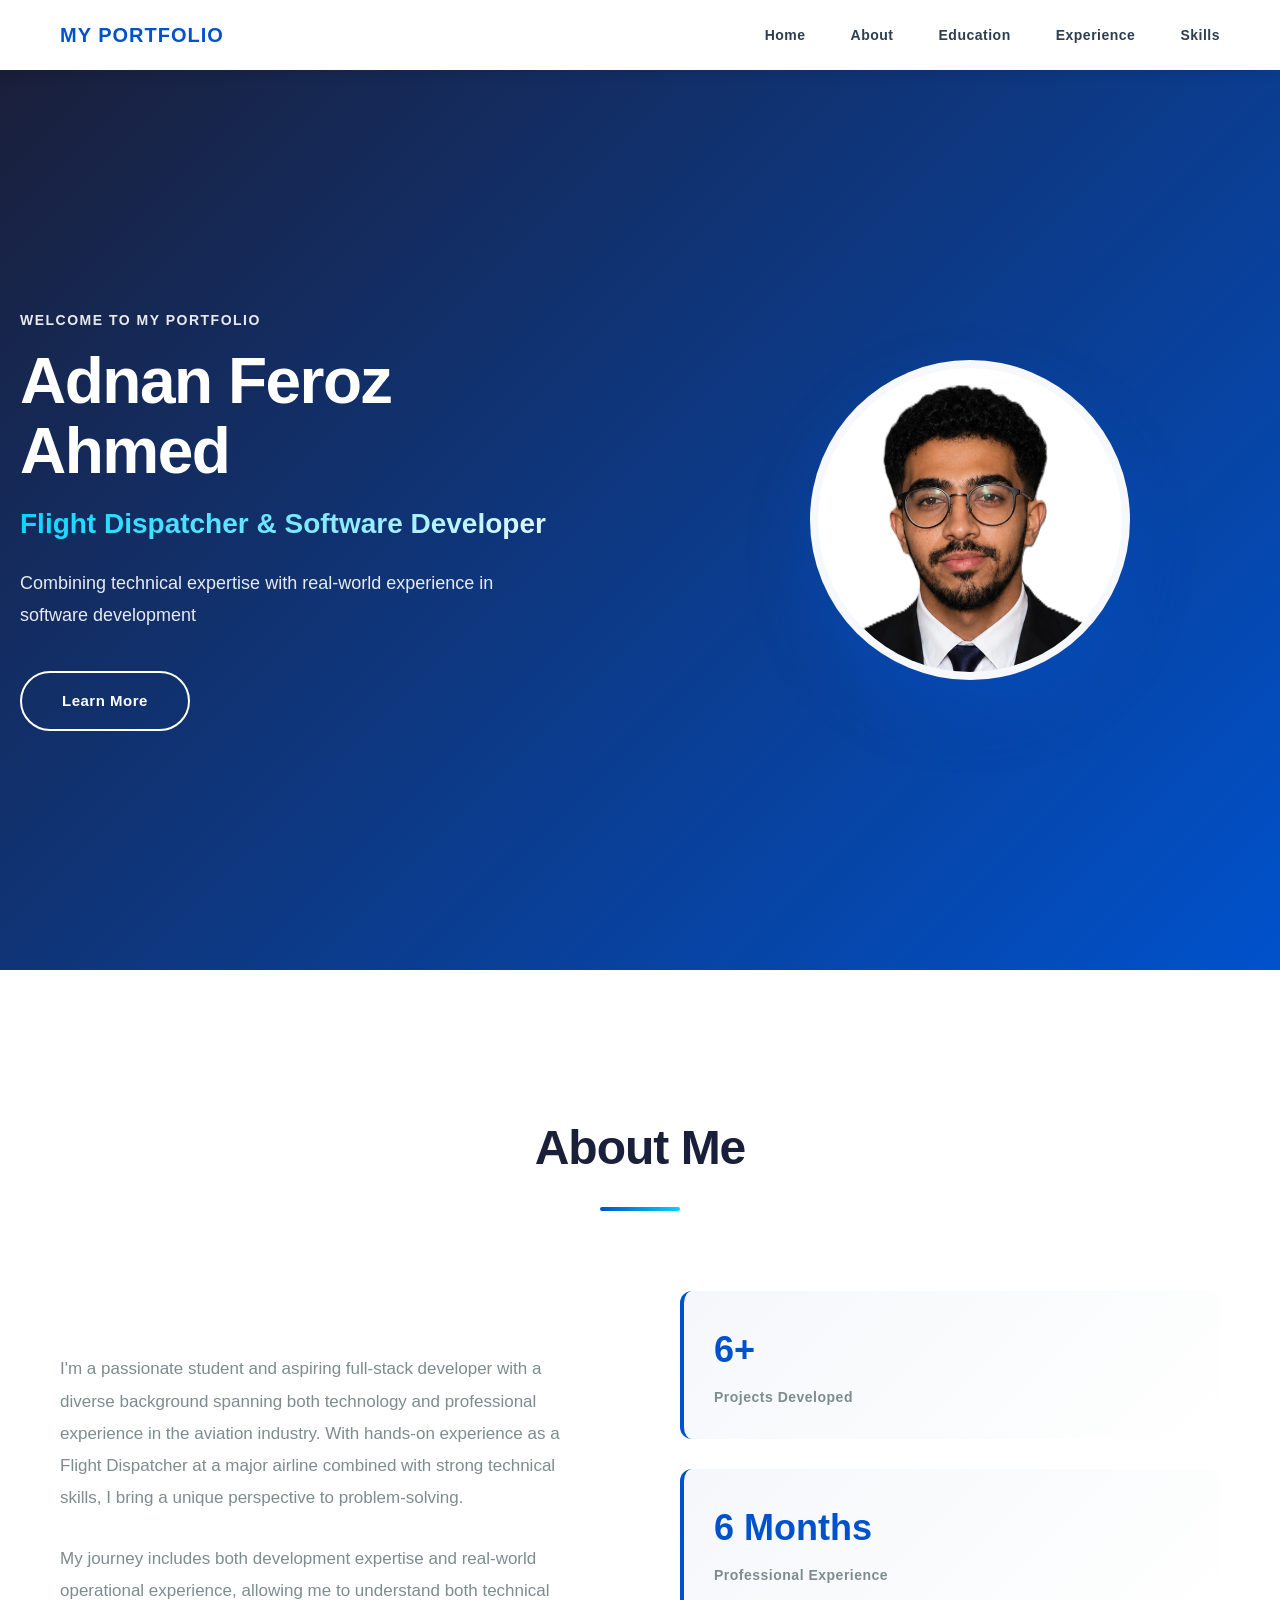
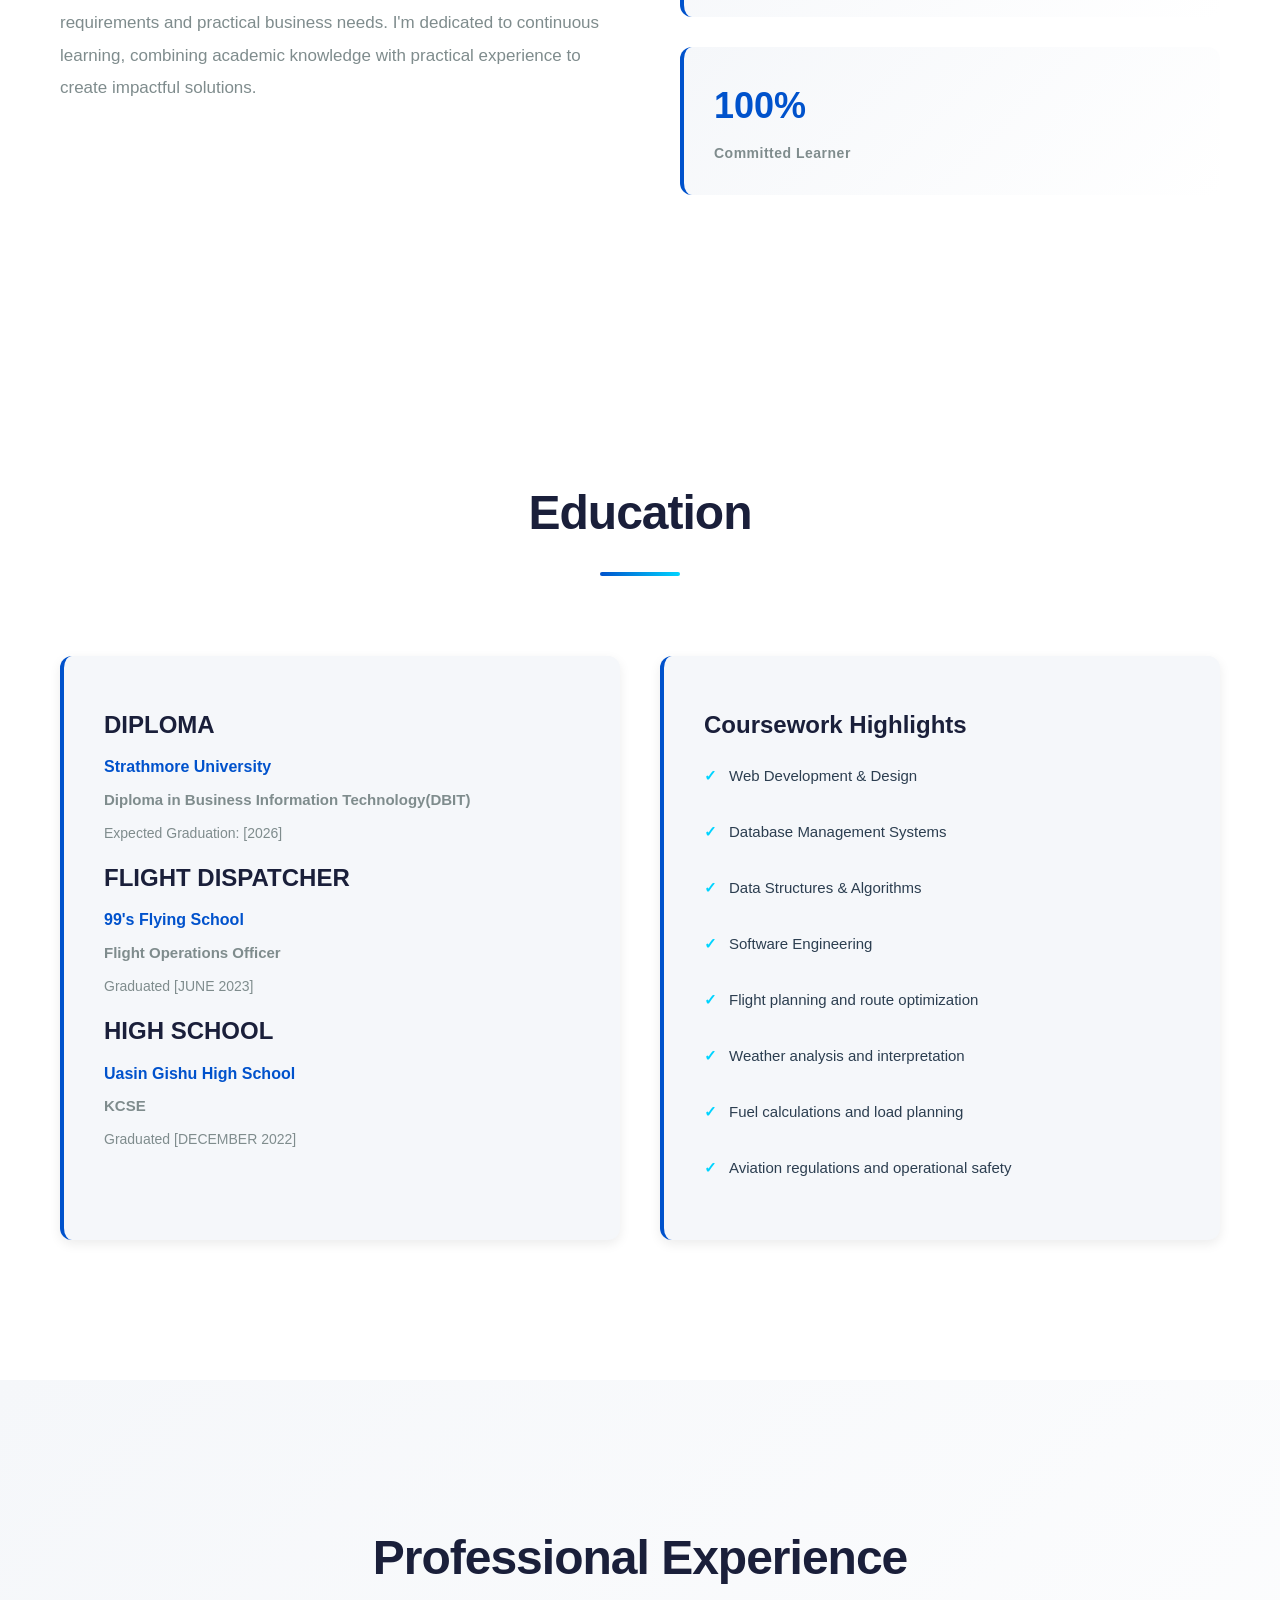
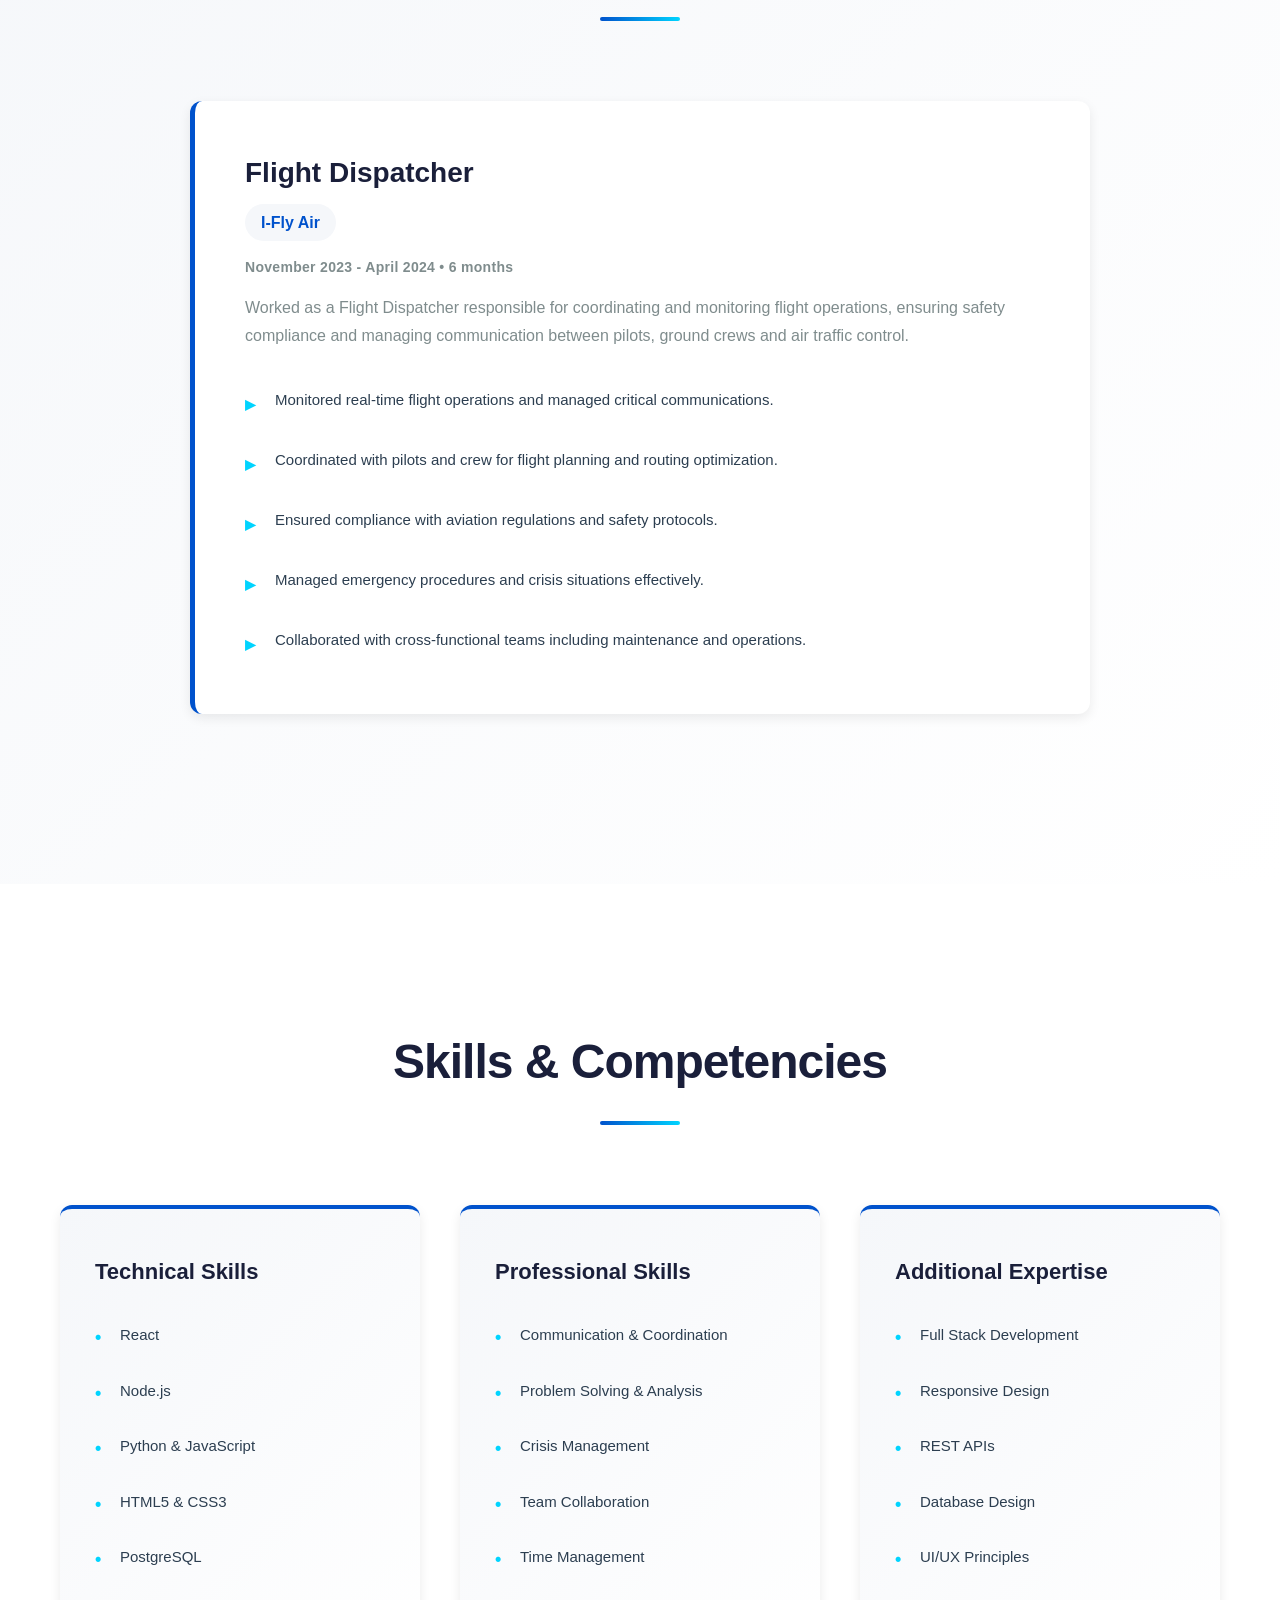
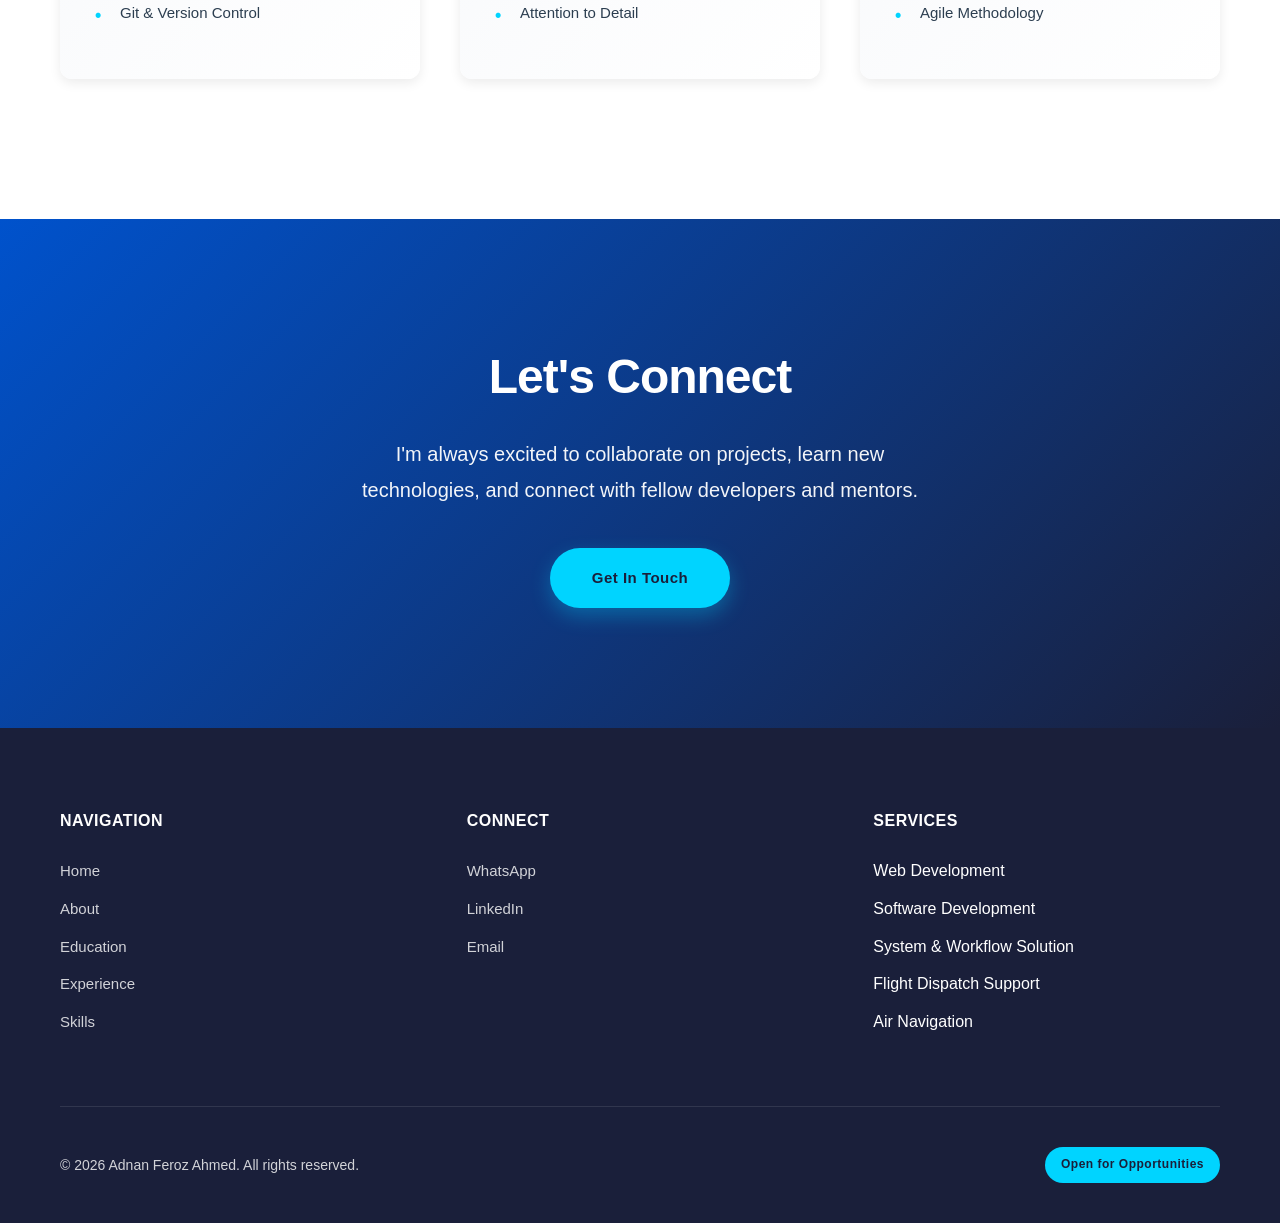
<file: index.html>
<!DOCTYPE html>
<html lang="en">
<head>
    <meta charset="UTF-8">
    <meta name="viewport" content="width=device-width, initial-scale=1.0">
    <title>Adnan Feroz Ahmed - Portfolio</title>
    <link rel="stylesheet" href="styles.css">
</head>
<body>
    <nav class="navbar">
        <div class="navbar-container">
            <div class="logo">MY PORTFOLIO</div>
            <ul class="nav-menu">
                <li><a href="#home" class="nav-link">Home</a></li>
                <li><a href="#about" class="nav-link">About</a></li>
                <li><a href="#education" class="nav-link">Education</a></li>
                <li><a href="#experience" class="nav-link">Experience</a></li>
                <li><a href="#skills" class="nav-link">Skills</a></li>
            </ul>
        </div>
    </nav>
    <section id="home" class="hero">
        <div class="hero-wrapper">
            <div class="hero-content">
                <p class="hero-greeting">Welcome to my portfolio</p>
                <h1 class="hero-title">Adnan Feroz Ahmed</h1>
                <p class="hero-subtitle">Flight Dispatcher & Software Developer</p>
                <p class="hero-description">Combining technical expertise with real-world experience in software development</p>
                <div class="hero-buttons">
                    <a href="#about" class="cta-button secondary">Learn More</a>
                </div>
            </div>
            <div class="hero-photo">
                <div class="photo-frame">
                    <img src="portfolio.jpg.png" alt="Adnan Feroz Ahmed">
                </div>
            </div>
        </div>
    </section>
    <section id="about" class="about">
        <div class="container">
            <div class="section-header">
                <h2>About Me</h2>
                <div class="header-line"></div>
            </div>
            <div class="about-grid">
                <div class="about-text">
                    <p>
                        I'm a passionate student and aspiring full-stack developer with a diverse background spanning both technology and professional experience in the aviation industry. With hands-on experience as a Flight Dispatcher at a major airline combined with strong technical skills, I bring a unique perspective to problem-solving.
                    </p>
                    <p>
                        My journey includes both development expertise and real-world operational experience, allowing me to understand both technical requirements and practical business needs. I'm dedicated to continuous learning, combining academic knowledge with practical experience to create impactful solutions.
                    </p>
                </div>
                <div class="about-highlights">
                    <div class="highlight-item">
                        <span class="highlight-number">6+</span>
                        <span class="highlight-label">Projects Developed</span>
                    </div>
                    <div class="highlight-item">
                        <span class="highlight-number">6 Months</span>
                        <span class="highlight-label">Professional Experience</span>
                    </div>
                    <div class="highlight-item">
                        <span class="highlight-number">100%</span>
                        <span class="highlight-label">Committed Learner</span>
                    </div>
                </div>
            </div>
        </div>
    </section>
    <section id="education" class="education">
        <div class="container">
            <div class="section-header">
                <h2>Education</h2>
                <div class="header-line"></div>
            </div>
            <div class="education-grid">
                <div class="education-card">
                    <h3>DIPLOMA</h3>
                    <p class="education-institution">Strathmore University</p>
                    <p class="education-details">Diploma in Business Information Technology(DBIT)</p>
                    <p class="education-period">Expected Graduation: [2026]</p>
                    <h3>FLIGHT DISPATCHER</h3>
                    <p class="education-institution">99's Flying School</p>
                    <p class="education-details">Flight Operations Officer</p>
                    <p class="education-period">Graduated [JUNE 2023]</p>
                    <h3>HIGH SCHOOL</h3>
                    <p class="education-institution">Uasin Gishu High School</p>
                    <p class="education-details">KCSE</p>
                    <p class="education-period">Graduated [DECEMBER 2022]</p>
                </div>
                <div class="education-card">
                    <h3>Coursework Highlights</h3>
                    <ul class="coursework-list">
                        <li>Web Development & Design</li>
                        <li>Database Management Systems</li>
                        <li>Data Structures & Algorithms</li>
                        <li>Software Engineering</li>

                        <li>Flight planning and route optimization</li>
                        <li>Weather analysis and interpretation</li>
                        <li>Fuel calculations and load planning</li>
                        <li>Aviation regulations and operational safety</li>                        
                    </ul>
                </div>
            </div>
        </div>
    </section>
    <section id="experience" class="experience">
        <div class="container">
            <div class="section-header">
                <h2>Professional Experience</h2>
                <div class="header-line"></div>
            </div>
            <div class="experience-timeline">
                <div class="experience-card">
                    <div class="experience-header">
                        <h3>Flight Dispatcher</h3>
                        <span class="company">I-Fly Air</span>
                    </div>
                    <p class="experience-period">November 2023 - April 2024 • 6 months</p>
                    <p class="experience-description">
                        Worked as a Flight Dispatcher responsible for coordinating and monitoring flight operations, ensuring safety compliance and managing communication between pilots, ground crews and air traffic control.
                    </p>
                    <ul class="experience-achievements">
                        <li>Monitored real-time flight operations and managed critical communications.</li>
                        <li>Coordinated with pilots and crew for flight planning and routing optimization.</li>
                        <li>Ensured compliance with aviation regulations and safety protocols.</li>
                        <li>Managed emergency procedures and crisis situations effectively.</li>
                        <li>Collaborated with cross-functional teams including maintenance and operations.</li>
                    </ul>
                </div>
            </div>
        </div>
    </section>
    <section id="skills" class="skills">
        <div class="container">
            <div class="section-header">
                <h2>Skills & Competencies</h2>
                <div class="header-line"></div>
            </div>
            <div class="skills-grid">
                <div class="skill-card">
                    <h3>Technical Skills</h3>
                    <ul class="skill-list">
                        <li>React</li>
                        <li>Node.js</li>
                        <li>Python & JavaScript</li>
                        <li>HTML5 & CSS3</li>
                        <li>PostgreSQL</li>
                        <li>Git & Version Control</li>
                    </ul>
                </div>
                <div class="skill-card">
                    <h3>Professional Skills</h3>
                    <ul class="skill-list">
                        <li>Communication & Coordination</li>
                        <li>Problem Solving & Analysis</li>
                        <li>Crisis Management</li>
                        <li>Team Collaboration</li>
                        <li>Time Management</li>
                        <li>Attention to Detail</li>
                    </ul>
                </div>
                <div class="skill-card">
                    <h3>Additional Expertise</h3>
                    <ul class="skill-list">
                        <li>Full Stack Development</li>
                        <li>Responsive Design</li>
                        <li>REST APIs</li>
                        <li>Database Design</li>
                        <li>UI/UX Principles</li>
                        <li>Agile Methodology</li>
                    </ul>
                </div>
            </div>
        </div>
    </section>
    <section class="cta-section">
        <div class="container">
            <h2>Let's Connect</h2>
            <p>I'm always excited to collaborate on projects, learn new technologies, and connect with fellow developers and mentors.</p>
            <a href="https://wa.me/254769159245?text=Hello%20I%20found%20your%20portfolio%20and%20would%20like%20to%20connect." class="cta-button primary">Get In Touch</a>
        </div>
    </section>
    <footer class="footer">
        <div class="container">
            <div class="footer-content">
                <div class="footer-section">
                    <h4>Navigation</h4>
                    <ul>
                        <li><a href="#home">Home</a></li>
                        <li><a href="#about">About</a></li>
                        <li><a href="#education">Education</a></li>
                        <li><a href="#experience">Experience</a></li>
                        <li><a href="#skills">Skills</a></li>
                    </ul>
                </div>
                <div class="footer-section">
                    <h4>Connect</h4>
                    <ul>
                        <li><a href="https://wa.me/254769159245?text=Hello%20I%20found%20your%20portfolio%20and%20would%20like%20to%20connect">WhatsApp</a></li>
                        <li><a href="https://www.linkedin.com/in/adnan-feroz-b1a294246" target="_blank">LinkedIn</a></li>
                        <li><a href="mailto:adnangrana001@gmail.com">Email</a></li>                        
                    </ul>
                </div>
                <div class="footer-section">
                    <h4>Services</h4>
                    <ul>
                        <li>Web Development</li>
                        <li>Software Development</li>
                        <li>System & Workflow Solution</li>
                        <li>Flight Dispatch Support</li>
                        <li>Air Navigation</li>
                    </ul>
                </div>
            </div>
            <div class="footer-bottom">
                <p>&copy; 2026 Adnan Feroz Ahmed. All rights reserved.</p>
                <div class="footer-badges">
                    <span class="badge">Open for Opportunities</span>
                </div>
            </div>
        </div>
    </footer>
</body>
</html>
</file>
<file: styles.css>
* {
    margin: 0;
    padding: 0;
    box-sizing: border-box;
}

:root {
    --primary-color: #0052cc;
    --secondary-color: #1a1f3a;
    --accent-color: #00d4ff;
    --text-color: #2c3e50;
    --text-light: #7f8c8d;
    --light-bg: #f5f7fa;
    --white: #ffffff;
    --shadow: 0 4px 12px rgba(0, 0, 0, 0.08);
    --shadow-lg: 0 12px 32px rgba(0, 0, 0, 0.12);
    --shadow-xl: 0 20px 48px rgba(0, 0, 0, 0.16);
    --transition: all 0.3s cubic-bezier(0.25, 0.46, 0.45, 0.94);
    --border-radius: 12px;
}

html {
    scroll-behavior: smooth;
}

body {
    font-family: -apple-system, BlinkMacSystemFont, 'Segoe UI', 'Roboto', 'Oxygen', 'Ubuntu', 'Cantarell', sans-serif;
    line-height: 1.6;
    color: var(--text-color);
    background-color: var(--white);
    font-weight: 400;
    -webkit-font-smoothing: antialiased;
    -moz-osx-font-smoothing: grayscale;
}

.container {
    max-width: 1200px;
    margin: 0 auto;
    padding: 0 20px;
}

/* ============================================
   NAVIGATION
   ============================================ */

.navbar {
    background-color: var(--white);
    box-shadow: var(--shadow);
    position: sticky;
    top: 0;
    z-index: 100;
}

.navbar-container {
    max-width: 1200px;
    margin: 0 auto;
    padding: 0 20px;
    display: flex;
    justify-content: space-between;
    align-items: center;
    height: 70px;
}

.logo {
    font-size: 20px;
    font-weight: 800;
    color: var(--primary-color);
    letter-spacing: 1px;
}

.nav-menu {
    display: flex;
    list-style: none;
    gap: 45px;
}

.nav-link {
    text-decoration: none;
    color: var(--text-color);
    font-weight: 600;
    transition: var(--transition);
    position: relative;
    font-size: 14px;
    letter-spacing: 0.5px;
}

.nav-link:hover {
    color: var(--primary-color);
}

.nav-link::after {
    content: '';
    position: absolute;
    bottom: -5px;
    left: 0;
    width: 0;
    height: 2px;
    background: linear-gradient(90deg, var(--primary-color), var(--accent-color));
    transition: var(--transition);
}

.nav-link:hover::after {
    width: 100%;
}

/* ============================================
   HERO SECTION
   ============================================ */

.hero {
    background: linear-gradient(135deg, var(--secondary-color) 0%, var(--primary-color) 100%);
    color: var(--white);
    padding: 80px 20px;
    min-height: 100vh;
    display: flex;
    align-items: center;
    justify-content: center;
    position: relative;
    overflow: hidden;
}

.hero-wrapper {
    display: grid;
    grid-template-columns: 1fr 1fr;
    gap: 80px;
    align-items: center;
    max-width: 1400px;
    width: 100%;
    position: relative;
    z-index: 1;
}

.hero-content {
    display: flex;
    flex-direction: column;
    justify-content: center;
}

.hero-greeting {
    font-size: 14px;
    letter-spacing: 1.5px;
    text-transform: uppercase;
    font-weight: 700;
    opacity: 0.9;
    margin-bottom: 15px;
    animation: fadeInUp 0.8s ease 0.2s backwards;
}

.hero-title {
    font-size: 64px;
    font-weight: 800;
    margin-bottom: 15px;
    letter-spacing: -1.5px;
    line-height: 1.1;
    animation: fadeInUp 0.8s ease 0.4s backwards;
}

.hero-subtitle {
    font-size: 28px;
    margin-bottom: 20px;
    font-weight: 600;
    background: linear-gradient(135deg, var(--accent-color) 0%, var(--white) 100%);
    -webkit-background-clip: text;
    -webkit-text-fill-color: transparent;
    background-clip: text;
    animation: fadeInUp 0.8s ease 0.6s backwards;
}

.hero-description {
    font-size: 18px;
    margin-bottom: 40px;
    opacity: 0.9;
    max-width: 500px;
    line-height: 1.8;
    animation: fadeInUp 0.8s ease 0.8s backwards;
}

.hero-buttons {
    display: flex;
    gap: 20px;
    animation: fadeInUp 0.8s ease 1s backwards;
}

.hero-photo {
    display: flex;
    justify-content: center;
    align-items: center;
    animation: fadeInRight 0.8s ease 0.5s backwards;
}

.photo-frame {
    width: 320px;
    height: 320px;
    border-radius: 50%;
    overflow: hidden;
    box-shadow: 0 30px 60px rgba(0, 82, 204, 0.35);
    border: 8px solid rgba(255, 255, 255, 0.15);
    background-color: var(--light-bg);
    transition: var(--transition);
    position: relative;
}

.photo-frame:hover {
    transform: translateY(-15px);
    box-shadow: 0 40px 80px rgba(0, 82, 204, 0.45);
}

.photo-frame img {
    width: 100%;
    height: 100%;
    object-fit: cover;
    display: block;
}

.cta-button {
    display: inline-block;
    padding: 16px 40px;
    border-radius: 50px;
    text-decoration: none;
    font-weight: 700;
    transition: var(--transition);
    cursor: pointer;
    border: 2px solid transparent;
    letter-spacing: 0.5px;
    font-size: 15px;
    text-align: center;
    width: fit-content;
}

.cta-button.primary {
    background-color: var(--accent-color);
    color: var(--secondary-color);
    box-shadow: 0 8px 20px rgba(0, 212, 255, 0.3);
}

.cta-button.primary:hover {
    background-color: var(--white);
    transform: translateY(-3px);
    box-shadow: 0 12px 28px rgba(0, 212, 255, 0.4);
}

.cta-button.secondary {
    background-color: transparent;
    color: var(--white);
    border-color: var(--white);
}

.cta-button.secondary:hover {
    background-color: var(--white);
    color: var(--primary-color);
    transform: translateY(-3px);
}

@keyframes slideInDown {
    from {
        opacity: 0;
        transform: translateY(-30px);
    }
    to {
        opacity: 1;
        transform: translateY(0);
    }
}

@keyframes fadeInUp {
    from {
        opacity: 0;
        transform: translateY(20px);
    }
    to {
        opacity: 1;
        transform: translateY(0);
    }
}

@keyframes fadeInRight {
    from {
        opacity: 0;
        transform: translateX(30px);
    }
    to {
        opacity: 1;
        transform: translateX(0);
    }
}

/* ============================================
   SECTION HEADERS
   ============================================ */

.section-header {
    text-align: center;
    margin-bottom: 80px;
}

.section-header h2 {
    font-size: 48px;
    font-weight: 800;
    color: var(--secondary-color);
    margin-bottom: 20px;
    letter-spacing: -1px;
}

.section-subtitle {
    font-size: 18px;
    color: var(--text-light);
    margin-bottom: 15px;
}

.header-line {
    width: 80px;
    height: 4px;
    background: linear-gradient(90deg, var(--primary-color), var(--accent-color));
    margin: 0 auto;
    border-radius: 2px;
}

/* ============================================
   ABOUT SECTION
   ============================================ */

.about {
    padding: 140px 20px;
    background-color: var(--white);
}

.about-grid {
    display: grid;
    grid-template-columns: 1fr 1fr;
    gap: 80px;
    align-items: center;
    max-width: 1200px;
    margin: 0 auto;
}

.about-text {
    max-width: 600px;
}

.about-text p {
    font-size: 17px;
    line-height: 1.9;
    margin-bottom: 28px;
    color: var(--text-light);
}

.about-text strong {
    color: var(--primary-color);
    font-weight: 700;
}

.about-highlights {
    display: grid;
    grid-template-columns: 1fr;
    gap: 30px;
}

.highlight-item {
    display: flex;
    flex-direction: column;
    padding: 30px;
    background: linear-gradient(135deg, var(--light-bg), var(--white));
    border-left: 4px solid var(--primary-color);
    border-radius: var(--border-radius);
    transition: var(--transition);
}

.highlight-item:hover {
    background: var(--light-bg);
    transform: translateX(10px);
}

.highlight-number {
    font-size: 36px;
    font-weight: 800;
    color: var(--primary-color);
    margin-bottom: 8px;
}

.highlight-label {
    font-size: 14px;
    color: var(--text-light);
    font-weight: 600;
    letter-spacing: 0.5px;
}

/* ============================================
   EXPERTISE SECTION
   ============================================ */

.expertise {
    padding: 140px 20px;
    background: linear-gradient(135deg, var(--light-bg) 0%, var(--white) 100%);
}

.expertise-grid {
    display: grid;
    grid-template-columns: repeat(auto-fit, minmax(340px, 1fr));
    gap: 40px;
    max-width: 1200px;
    margin: 0 auto;
}

.expertise-card {
    background-color: var(--white);
    padding: 50px 40px;
    border-radius: var(--border-radius);
    box-shadow: var(--shadow);
    transition: var(--transition);
}

.expertise-card:hover {
    transform: translateY(-15px);
    box-shadow: var(--shadow-xl);
}

.expertise-icon {
    font-size: 36px;
    color: var(--primary-color);
    margin-bottom: 20px;
    display: block;
}

.expertise-card h3 {
    font-size: 24px;
    font-weight: 700;
    color: var(--secondary-color);
    margin-bottom: 15px;
}

.expertise-card p {
    color: var(--text-light);
    margin-bottom: 25px;
    line-height: 1.8;
    font-size: 16px;
}

.tech-list {
    list-style: none;
}

.tech-list li {
    padding: 10px 0;
    color: var(--text-color);
    font-weight: 600;
    font-size: 15px;
    position: relative;
    padding-left: 20px;
}

.tech-list li::before {
    content: '→';
    position: absolute;
    left: 0;
    color: var(--accent-color);
    font-weight: 700;
}

/* ============================================
   EDUCATION SECTION
   ============================================ */

.education {
    padding: 140px 20px;
    background-color: var(--white);
}

.education-grid {
    display: grid;
    grid-template-columns: repeat(auto-fit, minmax(340px, 1fr));
    gap: 40px;
    max-width: 1200px;
    margin: 0 auto;
}

.education-card {
    background-color: var(--light-bg);
    padding: 50px 40px;
    border-radius: var(--border-radius);
    box-shadow: var(--shadow);
    transition: var(--transition);
    border-left: 4px solid var(--primary-color);
}

.education-card:hover {
    transform: translateY(-12px);
    box-shadow: var(--shadow-lg);
}

.education-icon {
    font-size: 40px;
    margin-bottom: 20px;
    display: block;
}

.education-card h3 {
    font-size: 24px;
    font-weight: 700;
    color: var(--secondary-color);
    margin-bottom: 10px;
}

.education-institution {
    font-size: 16px;
    color: var(--primary-color);
    font-weight: 700;
    margin-bottom: 8px;
}

.education-details {
    font-size: 15px;
    color: var(--text-light);
    font-weight: 600;
    margin-bottom: 10px;
}

.education-period {
    font-size: 14px;
    color: var(--text-light);
    margin-bottom: 15px;
    font-weight: 500;
}

.education-description {
    color: var(--text-light);
    line-height: 1.8;
    font-size: 15px;
}

.coursework-list {
    list-style: none;
    display: grid;
    gap: 12px;
}

.coursework-list li {
    padding: 10px 0;
    padding-left: 25px;
    color: var(--text-color);
    font-weight: 500;
    font-size: 15px;
    position: relative;
}

.coursework-list li::before {
    content: '✓';
    position: absolute;
    left: 0;
    color: var(--accent-color);
    font-weight: 700;
}

/* ============================================
   EXPERIENCE SECTION
   ============================================ */

.experience {
    padding: 140px 20px;
    background: linear-gradient(135deg, var(--light-bg) 0%, var(--white) 100%);
}

.experience-timeline {
    max-width: 900px;
    margin: 0 auto;
}

.experience-card {
    background-color: var(--white);
    padding: 50px;
    border-radius: var(--border-radius);
    box-shadow: var(--shadow);
    transition: var(--transition);
    border-left: 5px solid var(--primary-color);
    margin-bottom: 30px;
}

.experience-card:hover {
    box-shadow: var(--shadow-lg);
    transform: translateX(10px);
}

.experience-header {
    margin-bottom: 15px;
}

.experience-header h3 {
    font-size: 28px;
    font-weight: 700;
    color: var(--secondary-color);
    margin-bottom: 8px;
}

.company {
    font-size: 16px;
    color: var(--primary-color);
    font-weight: 700;
    display: inline-block;
    background: var(--light-bg);
    padding: 6px 16px;
    border-radius: 20px;
}

.experience-period {
    font-size: 14px;
    color: var(--text-light);
    font-weight: 600;
    margin-bottom: 15px;
    letter-spacing: 0.3px;
}

.experience-description {
    color: var(--text-light);
    font-size: 16px;
    line-height: 1.8;
    margin-bottom: 25px;
}

.experience-achievements {
    list-style: none;
    display: grid;
    gap: 12px;
}

.experience-achievements li {
    padding: 12px 0;
    padding-left: 30px;
    color: var(--text-color);
    font-weight: 500;
    font-size: 15px;
    line-height: 1.6;
    position: relative;
}

.experience-achievements li::before {
    content: '▸';
    position: absolute;
    left: 0;
    color: var(--accent-color);
    font-weight: 700;
    font-size: 20px;
}

/* ============================================
   SKILLS SECTION
   ============================================ */

.skills {
    padding: 140px 20px;
    background-color: var(--white);
}

.skills-grid {
    display: grid;
    grid-template-columns: repeat(auto-fit, minmax(320px, 1fr));
    gap: 40px;
    max-width: 1200px;
    margin: 0 auto;
}

.skill-card {
    background: linear-gradient(135deg, var(--light-bg), var(--white));
    padding: 45px 35px;
    border-radius: var(--border-radius);
    box-shadow: var(--shadow);
    transition: var(--transition);
    border-top: 4px solid var(--primary-color);
}

.skill-card:hover {
    transform: translateY(-12px);
    box-shadow: var(--shadow-lg);
}

.skill-icon {
    font-size: 38px;
    margin-bottom: 20px;
    display: block;
}

.skill-card h3 {
    font-size: 22px;
    font-weight: 700;
    color: var(--secondary-color);
    margin-bottom: 25px;
}

.skill-list {
    list-style: none;
    display: grid;
    gap: 13px;
}

.skill-list li {
    padding: 10px 0;
    padding-left: 25px;
    color: var(--text-color);
    font-weight: 500;
    font-size: 15px;
    position: relative;
    line-height: 1.5;
}

.skill-list li::before {
    content: '•';
    position: absolute;
    left: 0;
    color: var(--accent-color);
    font-weight: 700;
    font-size: 18px;
}

/* ============================================
   PROJECTS SECTION
   ============================================ */

.projects {
    padding: 140px 20px;
    background-color: var(--white);
}

.projects-grid {
    display: grid;
    grid-template-columns: repeat(auto-fit, minmax(360px, 1fr));
    gap: 50px;
    max-width: 1200px;
    margin: 0 auto;
}

.project-card {
    background-color: var(--white);
    border-radius: var(--border-radius);
    overflow: hidden;
    box-shadow: var(--shadow);
    transition: var(--transition);
    border: 1px solid #e8ecf1;
    display: flex;
    flex-direction: column;
}

.project-card:hover {
    transform: translateY(-18px);
    box-shadow: var(--shadow-xl);
}

.project-image {
    width: 100%;
    height: 240px;
    background: linear-gradient(135deg, var(--primary-color), var(--secondary-color));
    display: flex;
    align-items: center;
    justify-content: center;
}

.project-content {
    padding: 40px;
    display: flex;
    flex-direction: column;
    flex: 1;
}

.project-card h3 {
    font-size: 24px;
    font-weight: 700;
    color: var(--secondary-color);
    margin-bottom: 15px;
}

.project-card p {
    color: var(--text-light);
    font-size: 16px;
    line-height: 1.8;
    margin-bottom: 25px;
    flex: 1;
}

.project-tags {
    display: flex;
    gap: 12px;
    margin-bottom: 25px;
    flex-wrap: wrap;
}

.project-tags span {
    background-color: var(--light-bg);
    color: var(--primary-color);
    padding: 8px 16px;
    border-radius: 24px;
    font-size: 13px;
    font-weight: 700;
    letter-spacing: 0.3px;
}

.project-link {
    display: inline-block;
    color: var(--primary-color);
    text-decoration: none;
    font-weight: 700;
    transition: var(--transition);
    font-size: 15px;
    letter-spacing: 0.3px;
    width: fit-content;
}

.project-link:hover {
    color: var(--accent-color);
    transform: translateX(8px);
}

/* ============================================
   CTA SECTION
   ============================================ */

.cta-section {
    padding: 120px 20px;
    background: linear-gradient(135deg, var(--primary-color) 0%, var(--secondary-color) 100%);
    color: var(--white);
    text-align: center;
}

.cta-section h2 {
    font-size: 48px;
    font-weight: 800;
    margin-bottom: 20px;
    letter-spacing: -1px;
}

.cta-section p {
    font-size: 20px;
    margin-bottom: 40px;
    opacity: 0.95;
    max-width: 600px;
    margin-left: auto;
    margin-right: auto;
    line-height: 1.8;
}

/* ============================================
   FOOTER
   ============================================ */

.footer {
    background-color: var(--secondary-color);
    color: var(--white);
    padding: 80px 20px 40px;
}

.footer-content {
    display: grid;
    grid-template-columns: repeat(auto-fit, minmax(200px, 1fr));
    gap: 60px;
    margin-bottom: 60px;
    max-width: 1200px;
    margin-left: auto;
    margin-right: auto;
}

.footer-section h4 {
    font-size: 16px;
    font-weight: 700;
    margin-bottom: 25px;
    letter-spacing: 0.5px;
    text-transform: uppercase;
}

.footer-section ul {
    list-style: none;
}

.footer-section li {
    margin-bottom: 12px;
}

.footer-section a {
    color: rgba(255, 255, 255, 0.8);
    text-decoration: none;
    font-size: 15px;
    transition: var(--transition);
}

.footer-section a:hover {
    color: var(--accent-color);
}

.footer-bottom {
    border-top: 1px solid rgba(255, 255, 255, 0.1);
    padding-top: 40px;
    display: flex;
    justify-content: space-between;
    align-items: center;
    max-width: 1200px;
    margin: 0 auto;
}

.footer-bottom p {
    font-size: 14px;
    opacity: 0.8;
}

.footer-badges {
    display: flex;
    gap: 15px;
}

.badge {
    background-color: var(--accent-color);
    color: var(--secondary-color);
    padding: 8px 16px;
    border-radius: 20px;
    font-size: 12px;
    font-weight: 700;
    letter-spacing: 0.5px;
}

/* ============================================
   RESPONSIVE DESIGN
   ============================================ */

@media (max-width: 1024px) {
    .hero-wrapper {
        grid-template-columns: 1fr;
        gap: 60px;
    }

    .hero-photo {
        order: -1;
    }

    .about-grid,
    .expertise-grid {
        grid-template-columns: 1fr;
    }
}

@media (max-width: 768px) {
    .navbar-container {
        height: 60px;
    }

    .logo {
        font-size: 18px;
    }

    .nav-menu {
        gap: 25px;
        font-size: 13px;
    }

    .hero {
        padding: 60px 20px;
        min-height: auto;
    }

    .hero-title {
        font-size: 42px;
    }

    .hero-subtitle {
        font-size: 22px;
    }

    .hero-description {
        font-size: 16px;
    }

    .hero-buttons {
        flex-direction: column;
    }

    .photo-frame {
        width: 250px;
        height: 250px;
    }

    .section-header h2 {
        font-size: 36px;
    }

    .about,
    .expertise,
    .projects,
    .cta-section {
        padding: 80px 20px;
    }

    .about-highlights,
    .projects-grid {
        grid-template-columns: 1fr;
    }

    .footer-content {
        gap: 40px;
    }

    .footer-bottom {
        flex-direction: column;
        gap: 25px;
        text-align: center;
    }
}

@media (max-width: 480px) {
    .logo {
        font-size: 16px;
    }

    .nav-menu {
        gap: 15px;
    }

    .hero-title {
        font-size: 32px;
    }

    .hero-subtitle {
        font-size: 18px;
    }

    .hero-buttons {
        gap: 12px;
    }

    .cta-button {
        padding: 14px 28px;
        font-size: 14px;
    }

    .section-header h2 {
        font-size: 28px;
    }

    .about,
    .expertise,
    .projects,
    .cta-section {
        padding: 60px 20px;
    }

    .expertise-card {
        padding: 30px 20px;
    }

    .project-content {
        padding: 25px;
    }

    .cta-section h2 {
        font-size: 32px;
    }

    .cta-section p {
        font-size: 16px;
    }
}
</file>
